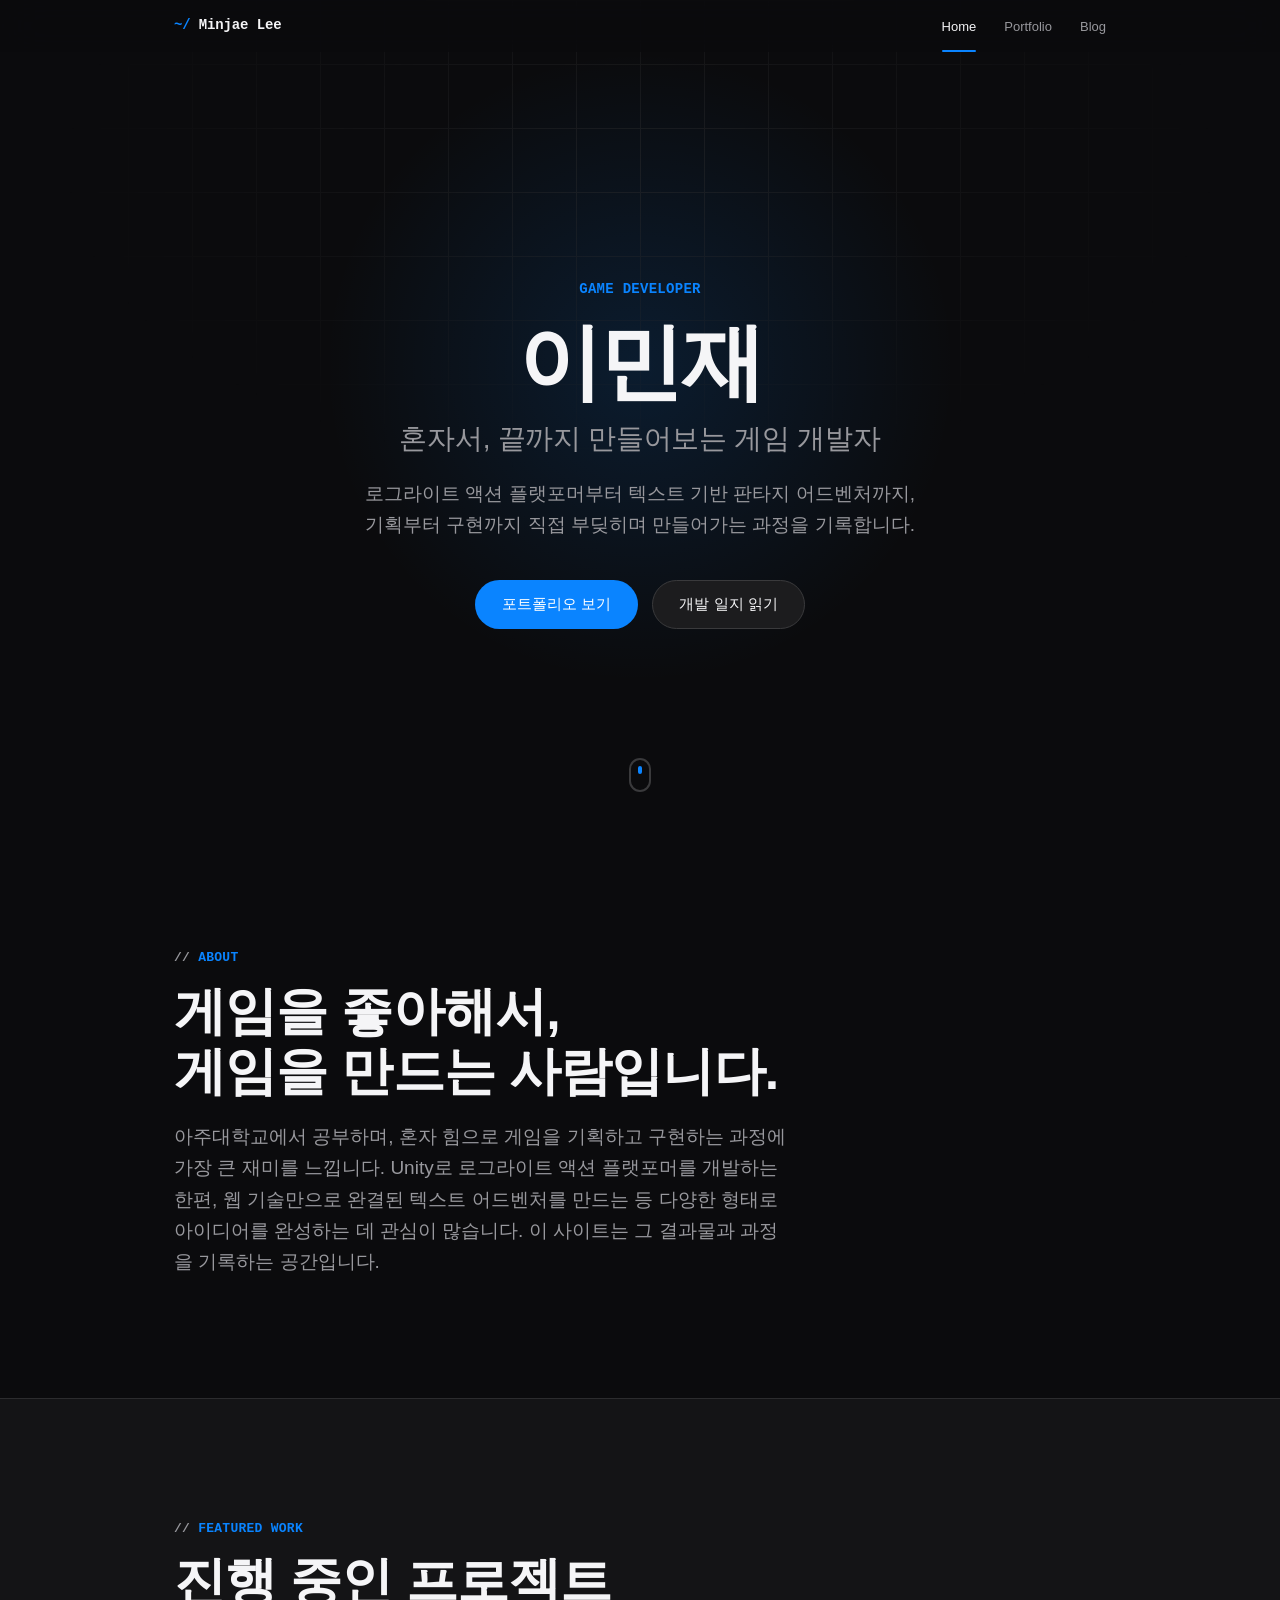
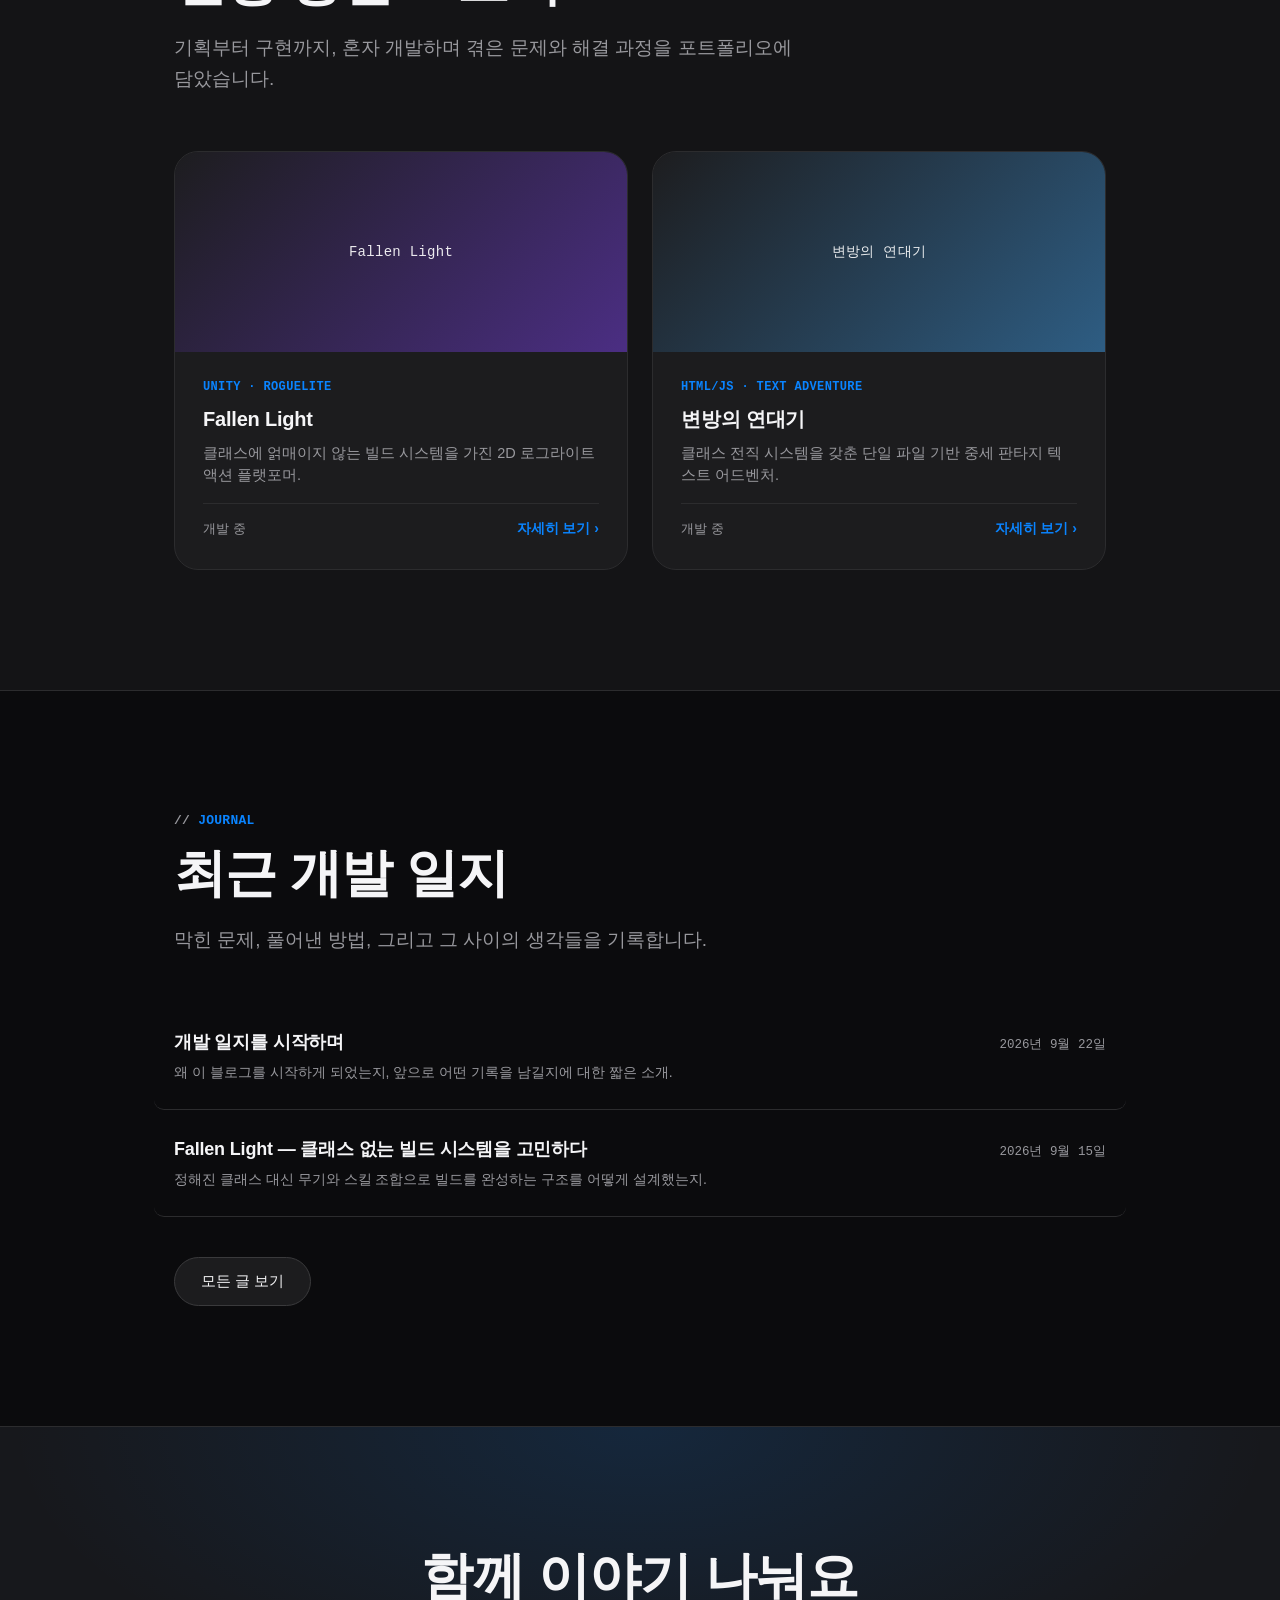
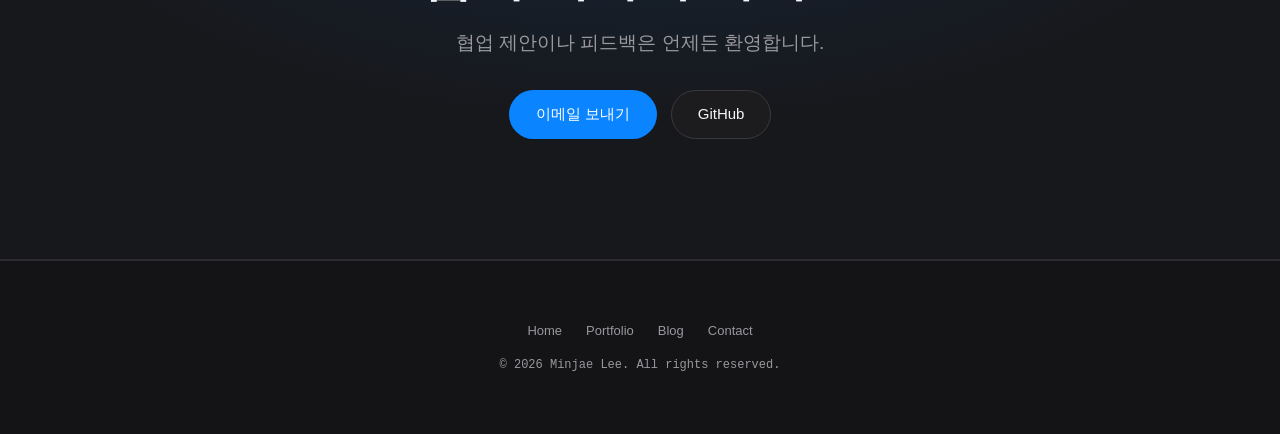
<file: index.html>
<!DOCTYPE html>
<html lang="ko">
<head>
<meta charset="UTF-8" />
<meta name="viewport" content="width=device-width, initial-scale=1.0" />
<title>이민재 — Game Developer</title>
<meta name="description" content="게임을 만드는 이민재의 포트폴리오와 개발 일지" />
<link rel="stylesheet" href="css/style.css" />
</head>
<body>

<nav class="nav" id="nav">
  <div class="nav__inner">
    <a href="index.html" class="nav__logo">Minjae Lee</a>
    <ul class="nav__links">
      <li><a href="index.html" class="active">Home</a></li>
      <li><a href="portfolio.html">Portfolio</a></li>
      <li><a href="blog.html">Blog</a></li>
    </ul>
  </div>
</nav>

<!-- Hero -->
<section class="hero hero--relative">
  <p class="hero__eyebrow">GAME DEVELOPER</p>
  <h1 class="hero__title">
    이민재
    <span>혼자서, 끝까지 만들어보는 게임 개발자</span>
  </h1>
  <p class="hero__desc">
    로그라이트 액션 플랫포머부터 텍스트 기반 판타지 어드벤처까지,
    기획부터 구현까지 직접 부딪히며 만들어가는 과정을 기록합니다.
  </p>
  <div class="hero__actions">
    <a href="portfolio.html" class="btn btn--primary">포트폴리오 보기</a>
    <a href="blog.html" class="btn btn--ghost">개발 일지 읽기</a>
  </div>
  <div class="hero__scroll-cue"></div>
</section>

<!-- About -->
<section class="section">
  <div class="wrap">
    <p class="eyebrow reveal">ABOUT</p>
    <h2 class="section-title reveal">
      게임을 좋아해서,<br />게임을 만드는 사람입니다.
    </h2>
    <p class="section-subtitle reveal reveal-delay-1">
      아주대학교에서 공부하며, 혼자 힘으로 게임을 기획하고 구현하는 과정에
      가장 큰 재미를 느낍니다. Unity로 로그라이트 액션 플랫포머를 개발하는
      한편, 웹 기술만으로 완결된 텍스트 어드벤처를 만드는 등 다양한 형태로
      아이디어를 완성하는 데 관심이 많습니다. 이 사이트는 그 결과물과
      과정을 기록하는 공간입니다.
    </p>
  </div>
</section>

<!-- Featured work -->
<section class="section section--gray">
  <div class="wrap">
    <p class="eyebrow reveal">FEATURED WORK</p>
    <h2 class="section-title reveal">진행 중인 프로젝트</h2>
    <p class="section-subtitle reveal reveal-delay-1">
      기획부터 구현까지, 혼자 개발하며 겪은 문제와 해결 과정을 포트폴리오에
      담았습니다.
    </p>

    <div class="card-grid" id="featured-projects">
      <!-- 카드 2개는 JS로도 채울 수 있지만, 기본값은 정적으로 넣어둡니다 -->
      <a href="portfolio.html#fallen-light" class="card reveal">
        <div class="card__visual" style="--visual-a:#1d1d1f; --visual-b:#4b2e83;">Fallen Light</div>
        <div class="card__body">
          <p class="card__tag">Unity · Roguelite</p>
          <h3 class="card__title">Fallen Light</h3>
          <p class="card__desc">
            클래스에 얽매이지 않는 빌드 시스템을 가진 2D 로그라이트 액션
            플랫포머.
          </p>
          <div class="card__meta">
            <span>개발 중</span>
            <span class="card__link">자세히 보기</span>
          </div>
        </div>
      </a>

      <a href="portfolio.html#frontier-chronicle" class="card reveal reveal-delay-1">
        <div class="card__visual" style="--visual-a:#1d1d1f; --visual-b:#2e5d83;">변방의 연대기</div>
        <div class="card__body">
          <p class="card__tag">HTML/JS · Text Adventure</p>
          <h3 class="card__title">변방의 연대기</h3>
          <p class="card__desc">
            클래스 전직 시스템을 갖춘 단일 파일 기반 중세 판타지 텍스트
            어드벤처.
          </p>
          <div class="card__meta">
            <span>개발 중</span>
            <span class="card__link">자세히 보기</span>
          </div>
        </div>
      </a>
    </div>
  </div>
</section>

<!-- Latest posts -->
<section class="section">
  <div class="wrap">
    <p class="eyebrow reveal">JOURNAL</p>
    <h2 class="section-title reveal">최근 개발 일지</h2>
    <p class="section-subtitle reveal reveal-delay-1">
      막힌 문제, 풀어낸 방법, 그리고 그 사이의 생각들을 기록합니다.
    </p>

    <div id="latest-posts" class="post-list reveal reveal-delay-2">
      <!-- data/posts.json 기반으로 JS가 채웁니다 -->
    </div>

    <div style="margin-top: 40px;">
      <a href="blog.html" class="btn btn--ghost">모든 글 보기</a>
    </div>
  </div>
</section>

<!-- Contact / CTA -->
<section class="section section--dark center">
  <div class="wrap">
    <h2 class="section-title reveal">함께 이야기 나눠요</h2>
    <p class="section-subtitle center reveal reveal-delay-1">
      협업 제안이나 피드백은 언제든 환영합니다.
    </p>
    <div class="hero__actions reveal reveal-delay-2" style="margin-top: 32px;">
      <a href="mailto:dlalswo9793@ajou.ac.kr" class="btn btn--primary">이메일 보내기</a>
      <a href="https://github.com/" class="btn btn--ghost">GitHub</a>
    </div>
  </div>
</section>

<footer class="footer">
  <div class="footer__links">
    <a href="index.html">Home</a>
    <a href="portfolio.html">Portfolio</a>
    <a href="blog.html">Blog</a>
    <a href="mailto:dlalswo9793@ajou.ac.kr">Contact</a>
  </div>
  <p class="footer__copy">© 2026 Minjae Lee. All rights reserved.</p>
</footer>

<script src="js/main.js"></script>
</body>
</html>
</file>
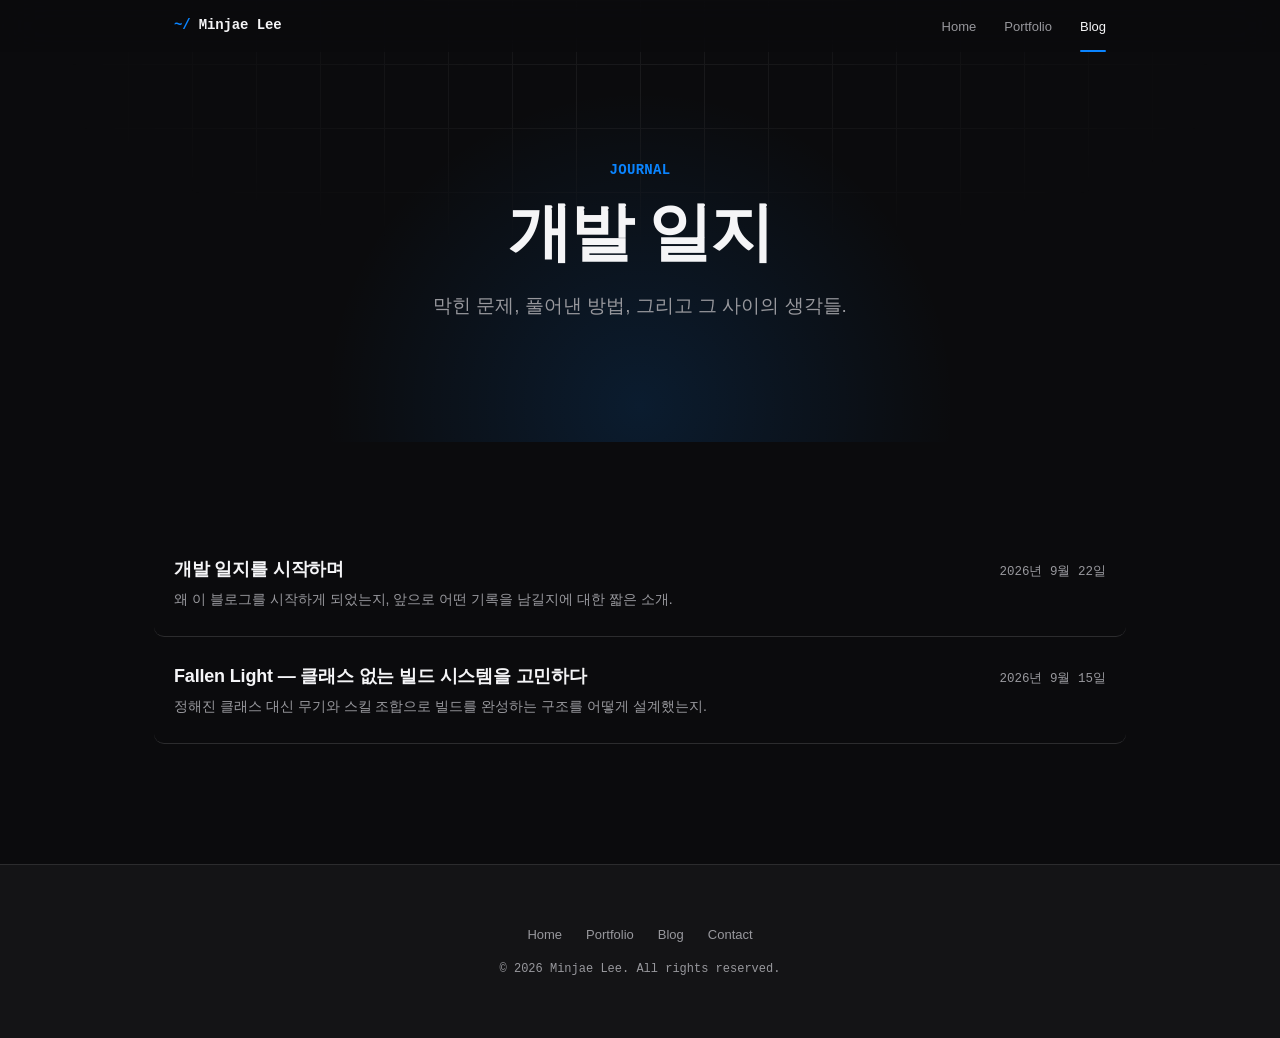
<file: blog.html>
<!DOCTYPE html>
<html lang="ko">
<head>
<meta charset="UTF-8" />
<meta name="viewport" content="width=device-width, initial-scale=1.0" />
<title>Blog — 이민재</title>
<meta name="description" content="이민재의 게임 개발 일지" />
<link rel="stylesheet" href="css/style.css" />
</head>
<body>

<nav class="nav" id="nav">
  <div class="nav__inner">
    <a href="index.html" class="nav__logo">Minjae Lee</a>
    <ul class="nav__links">
      <li><a href="index.html">Home</a></li>
      <li><a href="portfolio.html">Portfolio</a></li>
      <li><a href="blog.html" class="active">Blog</a></li>
    </ul>
  </div>
</nav>

<section class="hero hero--relative" style="min-height: 46vh;">
  <p class="hero__eyebrow">JOURNAL</p>
  <h1 class="hero__title" style="font-size: clamp(36px, 6vw, 64px);">
    개발 일지
  </h1>
  <p class="hero__desc">
    막힌 문제, 풀어낸 방법, 그리고 그 사이의 생각들.
  </p>
</section>

<section class="section" style="padding-top: 40px;">
  <div class="wrap">

    <!-- 글 목록 화면: id가 없는 컨테이너 -->
    <div id="post-list-view">
      <div id="post-list" class="post-list"></div>
      <p id="post-list-empty" class="empty-state" hidden>
        아직 작성된 글이 없습니다. data/posts.json에 새 글을 추가해보세요.
      </p>
    </div>

    <!-- 글 상세 화면: URL에 ?post=id 가 있을 때만 표시 -->
    <div id="post-detail-view" hidden>
      <a href="blog.html" class="back-link">목록으로</a>
      <p class="post-detail__date" id="post-date"></p>
      <h1 class="post-detail__title" id="post-title"></h1>
      <div class="post-detail__body" id="post-body"></div>
    </div>

  </div>
</section>

<footer class="footer">
  <div class="footer__links">
    <a href="index.html">Home</a>
    <a href="portfolio.html">Portfolio</a>
    <a href="blog.html">Blog</a>
    <a href="mailto:dlalswo9793@ajou.ac.kr">Contact</a>
  </div>
  <p class="footer__copy">© 2026 Minjae Lee. All rights reserved.</p>
</footer>

<script src="js/main.js"></script>
</body>
</html>
</file>
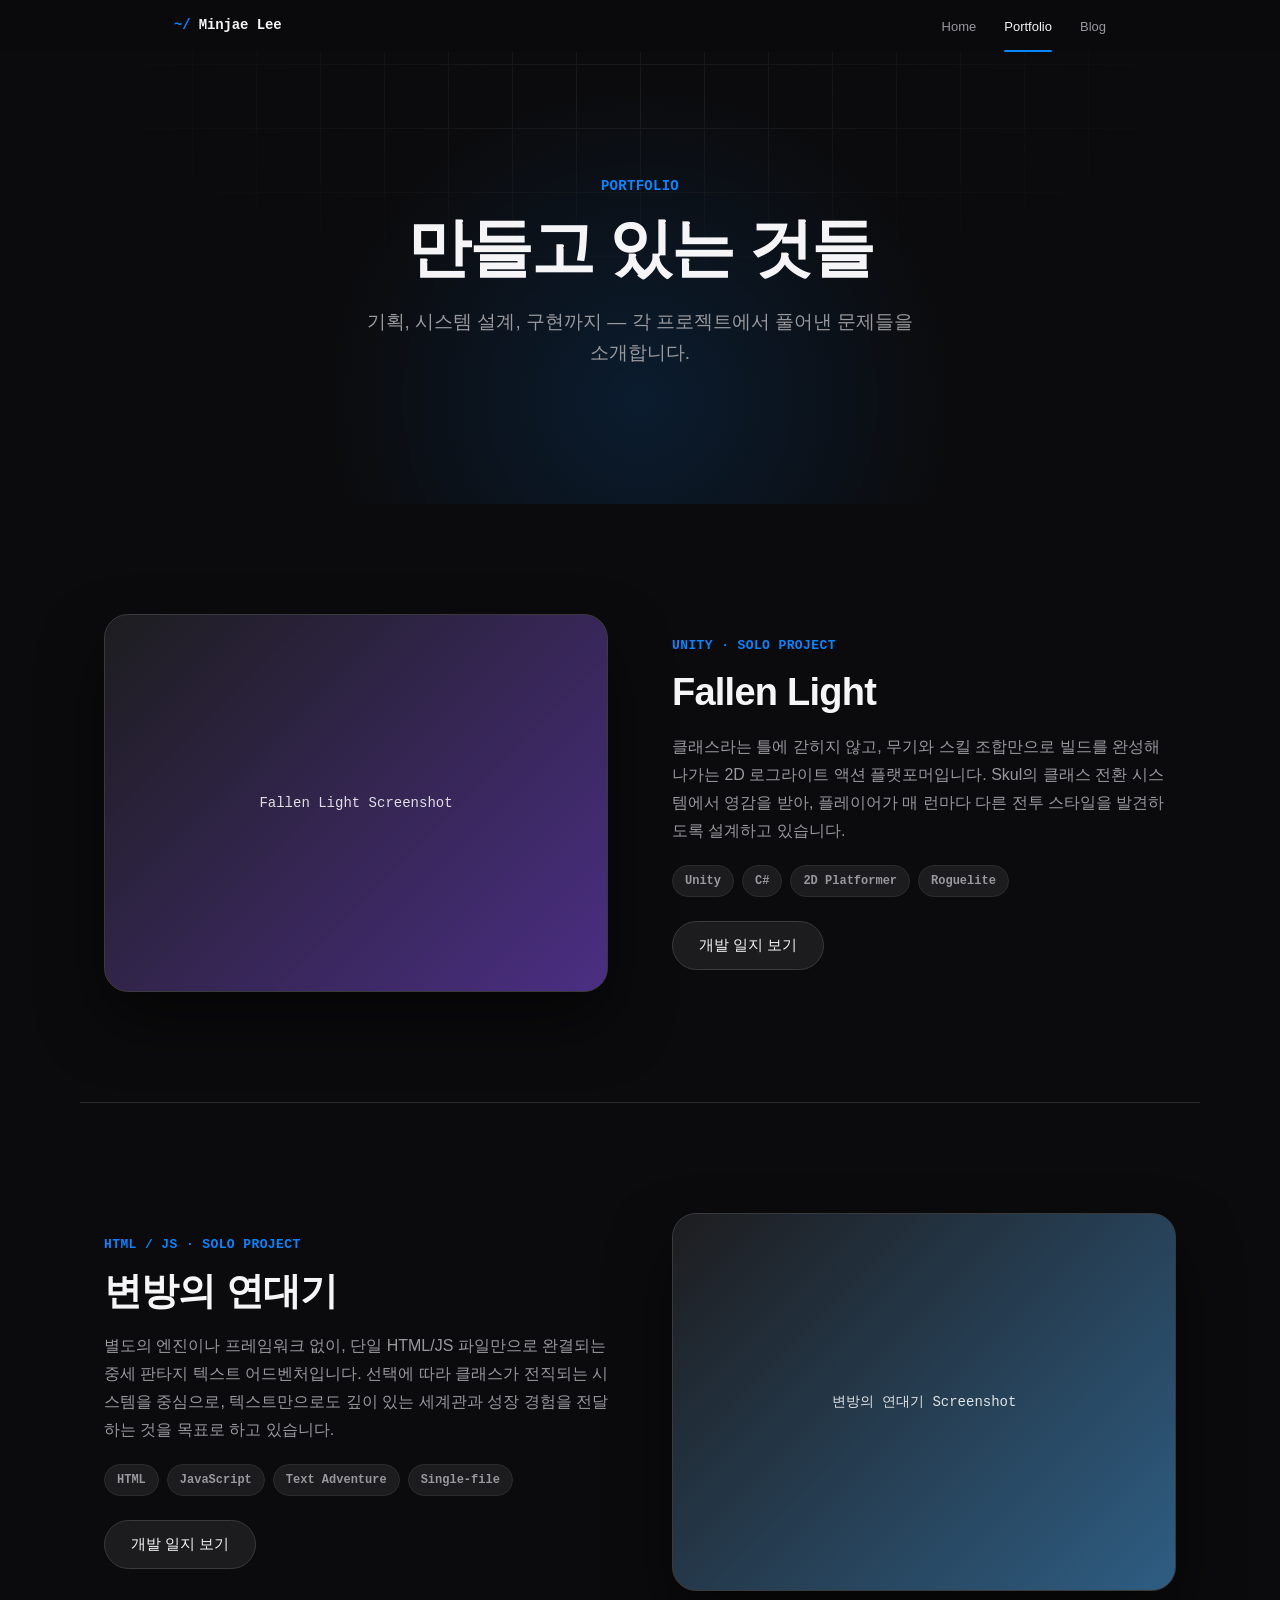
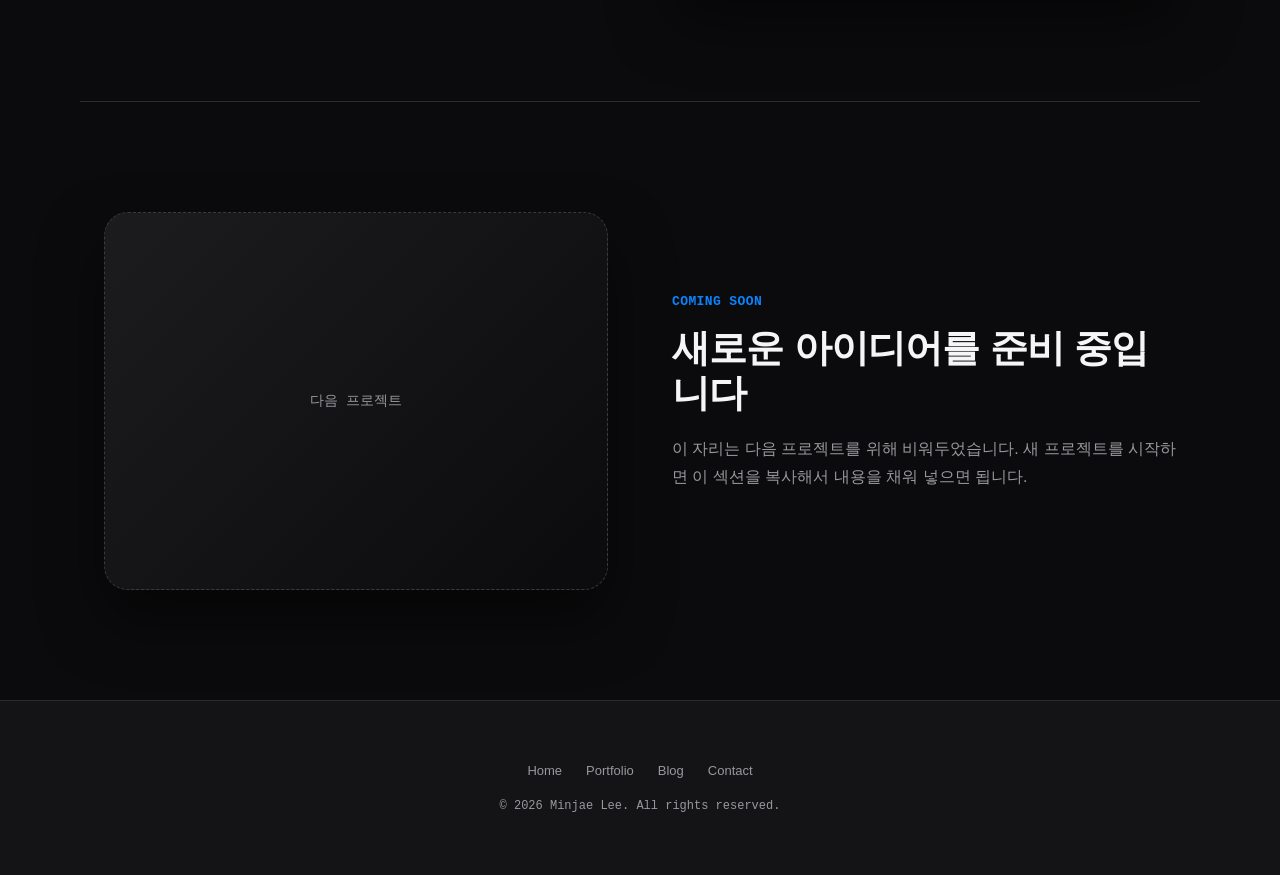
<file: portfolio.html>
<!DOCTYPE html>
<html lang="ko">
<head>
<meta charset="UTF-8" />
<meta name="viewport" content="width=device-width, initial-scale=1.0" />
<title>Portfolio — 이민재</title>
<meta name="description" content="이민재의 게임 개발 프로젝트 포트폴리오" />
<link rel="stylesheet" href="css/style.css" />
</head>
<body>

<nav class="nav" id="nav">
  <div class="nav__inner">
    <a href="index.html" class="nav__logo">Minjae Lee</a>
    <ul class="nav__links">
      <li><a href="index.html">Home</a></li>
      <li><a href="portfolio.html" class="active">Portfolio</a></li>
      <li><a href="blog.html">Blog</a></li>
    </ul>
  </div>
</nav>

<section class="hero hero--relative" style="min-height: 56vh;">
  <p class="hero__eyebrow">PORTFOLIO</p>
  <h1 class="hero__title" style="font-size: clamp(36px, 6vw, 64px);">
    만들고 있는 것들
  </h1>
  <p class="hero__desc">
    기획, 시스템 설계, 구현까지 — 각 프로젝트에서 풀어낸 문제들을 소개합니다.
  </p>
</section>

<div class="showcase">

  <!-- Project 1: Fallen Light -->
  <div class="showcase__item" id="fallen-light">
    <div class="showcase__visual reveal" style="--visual-a:#1d1d1f; --visual-b:#4b2e83;">
      Fallen Light Screenshot
    </div>
    <div class="showcase__text reveal reveal-delay-1">
      <p class="showcase__eyebrow">Unity · Solo Project</p>
      <h2 class="showcase__title">Fallen Light</h2>
      <p class="showcase__desc">
        클래스라는 틀에 갇히지 않고, 무기와 스킬 조합만으로 빌드를 완성해
        나가는 2D 로그라이트 액션 플랫포머입니다. Skul의 클래스 전환
        시스템에서 영감을 받아, 플레이어가 매 런마다 다른 전투 스타일을
        발견하도록 설계하고 있습니다.
      </p>
      <div class="showcase__tags">
        <span class="tag">Unity</span>
        <span class="tag">C#</span>
        <span class="tag">2D Platformer</span>
        <span class="tag">Roguelite</span>
      </div>
      <a href="blog.html" class="btn btn--ghost">개발 일지 보기</a>
    </div>
  </div>

  <!-- Project 2: 변방의 연대기 -->
  <div class="showcase__item" id="frontier-chronicle">
    <div class="showcase__visual reveal" style="--visual-a:#1d1d1f; --visual-b:#2e5d83;">
      변방의 연대기 Screenshot
    </div>
    <div class="showcase__text reveal reveal-delay-1">
      <p class="showcase__eyebrow">HTML / JS · Solo Project</p>
      <h2 class="showcase__title">변방의 연대기</h2>
      <p class="showcase__desc">
        별도의 엔진이나 프레임워크 없이, 단일 HTML/JS 파일만으로 완결되는
        중세 판타지 텍스트 어드벤처입니다. 선택에 따라 클래스가 전직되는
        시스템을 중심으로, 텍스트만으로도 깊이 있는 세계관과 성장 경험을
        전달하는 것을 목표로 하고 있습니다.
      </p>
      <div class="showcase__tags">
        <span class="tag">HTML</span>
        <span class="tag">JavaScript</span>
        <span class="tag">Text Adventure</span>
        <span class="tag">Single-file</span>
      </div>
      <a href="blog.html" class="btn btn--ghost">개발 일지 보기</a>
    </div>
  </div>

  <!-- Placeholder for future project -->
  <div class="showcase__item">
    <div class="showcase__visual reveal" style="--visual-a:#1c1c1e; --visual-b:#0b0b0d; color:#98989d; border-style:dashed;">
      다음 프로젝트
    </div>
    <div class="showcase__text reveal reveal-delay-1">
      <p class="showcase__eyebrow">Coming Soon</p>
      <h2 class="showcase__title">새로운 아이디어를 준비 중입니다</h2>
      <p class="showcase__desc">
        이 자리는 다음 프로젝트를 위해 비워두었습니다. 새 프로젝트를
        시작하면 이 섹션을 복사해서 내용을 채워 넣으면 됩니다.
      </p>
    </div>
  </div>

</div>

<footer class="footer">
  <div class="footer__links">
    <a href="index.html">Home</a>
    <a href="portfolio.html">Portfolio</a>
    <a href="blog.html">Blog</a>
    <a href="mailto:dlalswo9793@ajou.ac.kr">Contact</a>
  </div>
  <p class="footer__copy">© 2026 Minjae Lee. All rights reserved.</p>
</footer>

<script src="js/main.js"></script>
</body>
</html>
</file>
<file: css/style.css>
/* ==========================================================================
   이민재 개인 웹사이트 — 다크 테마 / 개발자 감성 디자인 시스템
   (휴대폰 다크모드 톤 + Apple 제품 페이지의 여백/타이포/스크롤 리빌 구조)
   ========================================================================== */

:root {
  /* 배경 레이어 (아래로 갈수록 한 단계씩 밝아지는 표면) */
  --bg: #0b0b0d;
  --bg-elevated: #1c1c1e;
  --bg-secondary: #141416;
  --bg-panel: #17181c;

  /* 텍스트 */
  --text: #f5f5f7;
  --text-secondary: #98989d;
  --text-on-dark: var(--text);
  --text-on-dark-secondary: var(--text-secondary);

  /* 포인트 컬러: iOS 다크모드 시스템 블루 */
  --accent: #0a84ff;
  --accent-hover: #3aa0ff;
  --accent-soft: rgba(10, 132, 255, 0.14);
  --accent-glow: rgba(10, 132, 255, 0.35);

  /* 보더 */
  --border: #2c2c2e;
  --border-strong: #3a3a3c;

  --radius-lg: 24px;
  --radius-md: 16px;
  --radius-sm: 10px;
  --ease: cubic-bezier(0.19, 1, 0.22, 1);
  --nav-height: 52px;
  --mono: ui-monospace, "SF Mono", "JetBrains Mono", "Fira Code", Menlo,
    Consolas, monospace;
}

* {
  margin: 0;
  padding: 0;
  box-sizing: border-box;
}

html {
  scroll-behavior: smooth;
}

body {
  font-family: -apple-system, BlinkMacSystemFont, "Apple SD Gothic Neo",
    "Pretendard Variable", Pretendard, "Segoe UI", Roboto, sans-serif;
  color: var(--text);
  background: var(--bg);
  line-height: 1.5;
  -webkit-font-smoothing: antialiased;
  overflow-x: hidden;
}

a {
  color: inherit;
  text-decoration: none;
}

img {
  max-width: 100%;
  display: block;
}

ul {
  list-style: none;
}

/* --------------------------------------------------------------------------
   Layout helpers
   -------------------------------------------------------------------------- */

.wrap {
  max-width: 980px;
  margin: 0 auto;
  padding: 0 24px;
}

.section {
  padding: 120px 24px;
  position: relative;
}

.section--tight {
  padding: 90px 24px;
}

.section--dark {
  background: radial-gradient(ellipse 900px 420px at 50% 0%, var(--accent-soft), transparent 70%),
    var(--bg-panel);
  border-top: 1px solid var(--border);
  border-bottom: 1px solid var(--border);
}

.section--gray {
  background: var(--bg-secondary);
  border-top: 1px solid var(--border);
  border-bottom: 1px solid var(--border);
}

.eyebrow {
  font-family: var(--mono);
  font-size: 13px;
  font-weight: 600;
  letter-spacing: 0.02em;
  color: var(--accent);
  margin-bottom: 14px;
  text-transform: uppercase;
}

.eyebrow::before {
  content: "// ";
  color: var(--text-secondary);
}

.section-title {
  font-size: clamp(32px, 5vw, 52px);
  font-weight: 700;
  letter-spacing: -0.015em;
  line-height: 1.15;
  margin-bottom: 20px;
}

.section-subtitle {
  font-size: clamp(16px, 2vw, 19px);
  color: var(--text-secondary);
  max-width: 620px;
  line-height: 1.65;
}

.center {
  text-align: center;
  margin-left: auto;
  margin-right: auto;
}

/* --------------------------------------------------------------------------
   Reveal-on-scroll animation
   -------------------------------------------------------------------------- */

.reveal {
  opacity: 0;
  transform: translateY(32px);
  transition: opacity 0.8s var(--ease), transform 0.8s var(--ease);
  will-change: opacity, transform;
}

.reveal.visible {
  opacity: 1;
  transform: translateY(0);
}

.reveal-delay-1 { transition-delay: 0.1s; }
.reveal-delay-2 { transition-delay: 0.2s; }
.reveal-delay-3 { transition-delay: 0.3s; }

/* --------------------------------------------------------------------------
   Navigation
   -------------------------------------------------------------------------- */

.nav {
  position: fixed;
  top: 0;
  left: 0;
  right: 0;
  height: var(--nav-height);
  display: flex;
  align-items: center;
  justify-content: center;
  z-index: 1000;
  background: rgba(11, 11, 13, 0.7);
  backdrop-filter: saturate(180%) blur(20px);
  -webkit-backdrop-filter: saturate(180%) blur(20px);
  border-bottom: 1px solid transparent;
  transition: border-color 0.4s var(--ease), background 0.4s var(--ease);
}

.nav.scrolled {
  border-bottom-color: var(--border);
}

.nav__inner {
  width: 100%;
  max-width: 980px;
  padding: 0 24px;
  display: flex;
  align-items: center;
  justify-content: space-between;
}

.nav__logo {
  font-family: var(--mono);
  font-weight: 600;
  font-size: 14px;
  letter-spacing: -0.01em;
  color: var(--text);
}

.nav__logo::before {
  content: "~/ ";
  color: var(--accent);
}

.nav__links {
  display: flex;
  gap: 28px;
}

.nav__links a {
  font-size: 13px;
  color: var(--text-secondary);
  transition: color 0.2s var(--ease);
  position: relative;
}

.nav__links a:hover,
.nav__links a.active {
  color: var(--text);
}

.nav__links a.active::after {
  content: "";
  position: absolute;
  left: 0;
  right: 0;
  bottom: -18px;
  height: 2px;
  background: var(--accent);
  border-radius: 2px;
}

/* --------------------------------------------------------------------------
   Hero
   -------------------------------------------------------------------------- */

.hero {
  min-height: 92vh;
  display: flex;
  flex-direction: column;
  align-items: center;
  justify-content: center;
  text-align: center;
  padding: 160px 24px 80px;
  background: var(--bg);
}

.hero--relative {
  position: relative;
  overflow: hidden;
}

.hero--relative::before {
  content: "";
  position: absolute;
  top: -10%;
  left: 50%;
  width: 900px;
  height: 900px;
  transform: translateX(-50%);
  background: radial-gradient(closest-side, var(--accent-soft), transparent 70%);
  pointer-events: none;
  z-index: 0;
}

.hero--relative::after {
  content: "";
  position: absolute;
  inset: 0;
  background-image: linear-gradient(var(--border) 1px, transparent 1px),
    linear-gradient(90deg, var(--border) 1px, transparent 1px);
  background-size: 64px 64px;
  mask-image: radial-gradient(ellipse 60% 50% at 50% 20%, #000 0%, transparent 75%);
  -webkit-mask-image: radial-gradient(ellipse 60% 50% at 50% 20%, #000 0%, transparent 75%);
  opacity: 0.5;
  pointer-events: none;
  z-index: 0;
}

.hero > * {
  position: relative;
  z-index: 1;
}

.hero__eyebrow {
  font-family: var(--mono);
  font-size: 14px;
  font-weight: 600;
  color: var(--accent);
  margin-bottom: 18px;
  letter-spacing: 0.02em;
}

.hero__title {
  font-size: clamp(40px, 8vw, 84px);
  font-weight: 700;
  letter-spacing: -0.03em;
  line-height: 1.05;
  margin-bottom: 24px;
}

.hero__title span {
  display: block;
  color: var(--text-secondary);
  font-size: clamp(19px, 3vw, 28px);
  font-weight: 500;
  margin-top: 18px;
  letter-spacing: -0.01em;
}

.hero__desc {
  font-size: clamp(16px, 2vw, 19px);
  color: var(--text-secondary);
  max-width: 560px;
  margin: 0 auto 40px;
  line-height: 1.65;
}

.hero__actions {
  display: flex;
  gap: 14px;
  justify-content: center;
  flex-wrap: wrap;
}

.hero__scroll-cue {
  position: absolute;
  bottom: 36px;
  left: 50%;
  transform: translateX(-50%);
  width: 22px;
  height: 34px;
  border: 2px solid var(--border-strong);
  border-radius: 20px;
  display: flex;
  justify-content: center;
  padding-top: 6px;
  z-index: 1;
}

.hero__scroll-cue::before {
  content: "";
  width: 4px;
  height: 8px;
  background: var(--accent);
  border-radius: 4px;
  animation: scrollcue 1.8s infinite;
}

@keyframes scrollcue {
  0% { opacity: 1; transform: translateY(0); }
  70% { opacity: 0; transform: translateY(10px); }
  100% { opacity: 0; transform: translateY(0); }
}

/* --------------------------------------------------------------------------
   Buttons
   -------------------------------------------------------------------------- */

.btn {
  display: inline-flex;
  align-items: center;
  justify-content: center;
  padding: 12px 26px;
  border-radius: 980px;
  font-size: 15px;
  font-weight: 500;
  transition: transform 0.25s var(--ease), background 0.25s var(--ease),
    box-shadow 0.25s var(--ease), border-color 0.25s var(--ease);
  border: 1px solid transparent;
}

.btn--primary {
  background: var(--accent);
  color: #fff;
}

.btn--primary:hover {
  background: var(--accent-hover);
  transform: translateY(-1px);
  box-shadow: 0 8px 24px var(--accent-glow);
}

.btn--ghost {
  border-color: var(--border-strong);
  color: var(--text);
  background: var(--bg-elevated);
}

.btn--ghost:hover {
  border-color: var(--accent);
  color: var(--accent);
}

/* --------------------------------------------------------------------------
   Cards (project / blog preview)
   -------------------------------------------------------------------------- */

.card-grid {
  display: grid;
  grid-template-columns: repeat(auto-fit, minmax(280px, 1fr));
  gap: 24px;
  margin-top: 56px;
}

.card {
  background: var(--bg-elevated);
  border: 1px solid var(--border);
  border-radius: var(--radius-lg);
  overflow: hidden;
  transition: transform 0.4s var(--ease), box-shadow 0.4s var(--ease),
    border-color 0.4s var(--ease);
}

.card:hover {
  transform: translateY(-6px);
  border-color: var(--border-strong);
  box-shadow: 0 24px 48px rgba(0, 0, 0, 0.45), 0 0 0 1px var(--border-strong),
    0 0 32px var(--accent-soft);
}

.card__visual {
  height: 200px;
  background: linear-gradient(135deg, var(--visual-a, #1d1d1f), var(--visual-b, #434344));
  display: flex;
  align-items: center;
  justify-content: center;
  color: rgba(255, 255, 255, 0.9);
  font-family: var(--mono);
  font-size: 14px;
  letter-spacing: 0.02em;
}

.card__body {
  padding: 26px 28px 30px;
}

.card__tag {
  font-family: var(--mono);
  font-size: 12px;
  font-weight: 600;
  color: var(--accent);
  text-transform: uppercase;
  letter-spacing: 0.03em;
  margin-bottom: 8px;
}

.card__title {
  font-size: 20px;
  font-weight: 700;
  margin-bottom: 8px;
  letter-spacing: -0.01em;
}

.card__desc {
  font-size: 14.5px;
  color: var(--text-secondary);
  line-height: 1.55;
  margin-bottom: 16px;
}

.card__meta {
  font-size: 13px;
  color: var(--text-secondary);
  display: flex;
  justify-content: space-between;
  align-items: center;
  padding-top: 14px;
  border-top: 1px solid var(--border);
}

.card__link {
  font-size: 14px;
  font-weight: 600;
  color: var(--accent);
}

.card__link::after {
  content: "  ›";
}

/* --------------------------------------------------------------------------
   Project showcase (portfolio.html) — alternating full-bleed sections
   -------------------------------------------------------------------------- */

.showcase {
  display: flex;
  flex-direction: column;
  gap: 0;
}

.showcase__item {
  display: grid;
  grid-template-columns: 1fr 1fr;
  align-items: center;
  gap: 64px;
  padding: 110px 24px;
  max-width: 1120px;
  margin: 0 auto;
  border-bottom: 1px solid var(--border);
}

.showcase__item:last-child {
  border-bottom: none;
}

.showcase__item:nth-child(even) .showcase__visual {
  order: 2;
}

.showcase__visual {
  aspect-ratio: 4 / 3;
  border-radius: var(--radius-lg);
  background: linear-gradient(135deg, var(--visual-a, #1d1d1f), var(--visual-b, #434344));
  display: flex;
  align-items: center;
  justify-content: center;
  color: rgba(255, 255, 255, 0.85);
  font-family: var(--mono);
  font-size: 14px;
  border: 1px solid var(--border-strong);
  box-shadow: 0 30px 60px rgba(0, 0, 0, 0.5);
}

.showcase__eyebrow {
  font-family: var(--mono);
  font-size: 13px;
  font-weight: 600;
  color: var(--accent);
  text-transform: uppercase;
  letter-spacing: 0.03em;
  margin-bottom: 14px;
}

.showcase__title {
  font-size: clamp(26px, 4vw, 38px);
  font-weight: 700;
  letter-spacing: -0.02em;
  margin-bottom: 18px;
  line-height: 1.2;
}

.showcase__desc {
  font-size: 16px;
  color: var(--text-secondary);
  line-height: 1.75;
  margin-bottom: 20px;
}

.showcase__tags {
  display: flex;
  flex-wrap: wrap;
  gap: 8px;
  margin-bottom: 24px;
}

.tag {
  font-family: var(--mono);
  font-size: 12px;
  font-weight: 600;
  padding: 6px 12px;
  border-radius: 980px;
  background: var(--bg-elevated);
  border: 1px solid var(--border);
  color: var(--text-secondary);
}

@media (max-width: 760px) {
  .showcase__item {
    grid-template-columns: 1fr;
    gap: 32px;
    padding: 72px 24px;
  }
  .showcase__item:nth-child(even) .showcase__visual {
    order: 0;
  }
}

/* --------------------------------------------------------------------------
   Blog list / post
   -------------------------------------------------------------------------- */

.post-list {
  display: flex;
  flex-direction: column;
  margin-top: 48px;
}

.post-row {
  display: flex;
  justify-content: space-between;
  align-items: baseline;
  gap: 24px;
  padding: 26px 20px;
  margin: 0 -20px;
  border-radius: var(--radius-sm);
  border-bottom: 1px solid var(--border);
  transition: background 0.25s var(--ease);
}

.post-row:hover {
  background: var(--bg-elevated);
}

.post-row__title {
  font-size: 18px;
  font-weight: 600;
  letter-spacing: -0.01em;
}

.post-row__excerpt {
  font-size: 14px;
  color: var(--text-secondary);
  margin-top: 6px;
  max-width: 560px;
}

.post-row__date {
  font-family: var(--mono);
  font-size: 12.5px;
  color: var(--text-secondary);
  white-space: nowrap;
}

.post-detail__date {
  font-family: var(--mono);
  font-size: 13px;
  color: var(--text-secondary);
  margin-bottom: 8px;
}

.post-detail__title {
  font-size: clamp(28px, 5vw, 42px);
  font-weight: 700;
  letter-spacing: -0.02em;
  line-height: 1.2;
  margin-bottom: 32px;
}

.post-detail__body {
  font-size: 17px;
  line-height: 1.85;
  color: var(--text);
}

.post-detail__body p {
  margin-bottom: 22px;
}

.post-detail__body h2 {
  font-size: 23px;
  font-weight: 700;
  margin: 40px 0 16px;
  letter-spacing: -0.01em;
}

.post-detail__body code {
  font-family: var(--mono);
  background: var(--bg-elevated);
  border: 1px solid var(--border);
  padding: 2px 6px;
  border-radius: 6px;
  font-size: 0.9em;
}

.back-link {
  display: inline-flex;
  align-items: center;
  gap: 6px;
  font-family: var(--mono);
  font-size: 14px;
  font-weight: 600;
  color: var(--accent);
  margin-bottom: 40px;
}

.back-link::before {
  content: "‹";
  font-size: 18px;
}

.empty-state {
  color: var(--text-secondary);
  font-size: 15px;
  margin-top: 48px;
}

/* --------------------------------------------------------------------------
   Footer
   -------------------------------------------------------------------------- */

.footer {
  padding: 60px 24px;
  border-top: 1px solid var(--border);
  text-align: center;
  background: var(--bg-secondary);
}

.footer__links {
  display: flex;
  justify-content: center;
  gap: 24px;
  margin-bottom: 16px;
}

.footer__links a {
  font-size: 13px;
  color: var(--text-secondary);
}

.footer__links a:hover {
  color: var(--accent);
}

.footer__copy {
  font-family: var(--mono);
  font-size: 12px;
  color: var(--text-secondary);
}
</file>
